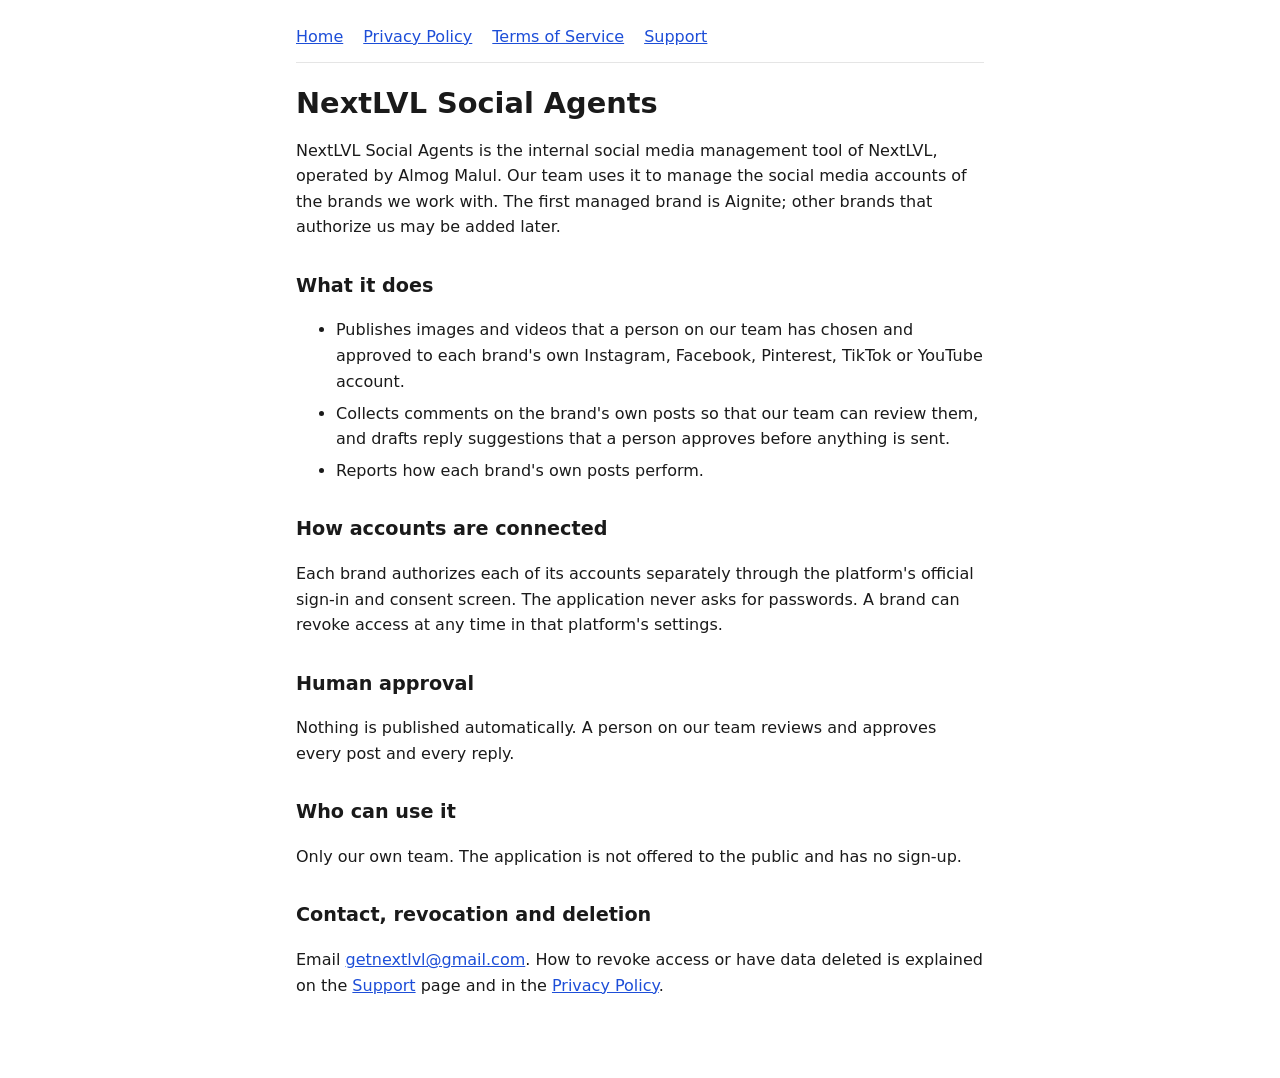
<file: index.html>
<!doctype html>
<html lang="en">
<head>
<meta charset="utf-8">
<meta name="viewport" content="width=device-width, initial-scale=1">
<title>NextLVL Social Agents</title>
<meta name="description" content="NextLVL Social Agents is the internal social media management tool of NextLVL, operated by Almog Malul.">
<link rel="stylesheet" href="style.css">
</head>
<body>
<main>
<nav><a href="index.html">Home</a> <a href="privacy.html">Privacy Policy</a> <a href="terms.html">Terms of Service</a> <a href="support.html">Support</a></nav>
<h1>NextLVL Social Agents</h1>
<p>NextLVL Social Agents is the internal social media management tool of NextLVL, operated by Almog Malul. Our team uses it to manage the social media accounts of the brands we work with. The first managed brand is Aignite; other brands that authorize us may be added later.</p>
<h2>What it does</h2>
<ul>
<li>Publishes images and videos that a person on our team has chosen and approved to each brand's own Instagram, Facebook, Pinterest, TikTok or YouTube account.</li>
<li>Collects comments on the brand's own posts so that our team can review them, and drafts reply suggestions that a person approves before anything is sent.</li>
<li>Reports how each brand's own posts perform.</li>
</ul>
<h2>How accounts are connected</h2>
<p>Each brand authorizes each of its accounts separately through the platform's official sign-in and consent screen. The application never asks for passwords. A brand can revoke access at any time in that platform's settings.</p>
<h2>Human approval</h2>
<p>Nothing is published automatically. A person on our team reviews and approves every post and every reply.</p>
<h2>Who can use it</h2>
<p>Only our own team. The application is not offered to the public and has no sign-up.</p>
<h2>Contact, revocation and deletion</h2>
<p>Email <a href="mailto:getnextlvl@gmail.com">getnextlvl@gmail.com</a>. How to revoke access or have data deleted is explained on the <a href="support.html">Support</a> page and in the <a href="privacy.html">Privacy Policy</a>.</p>
</main>
</body>
</html>
</file>
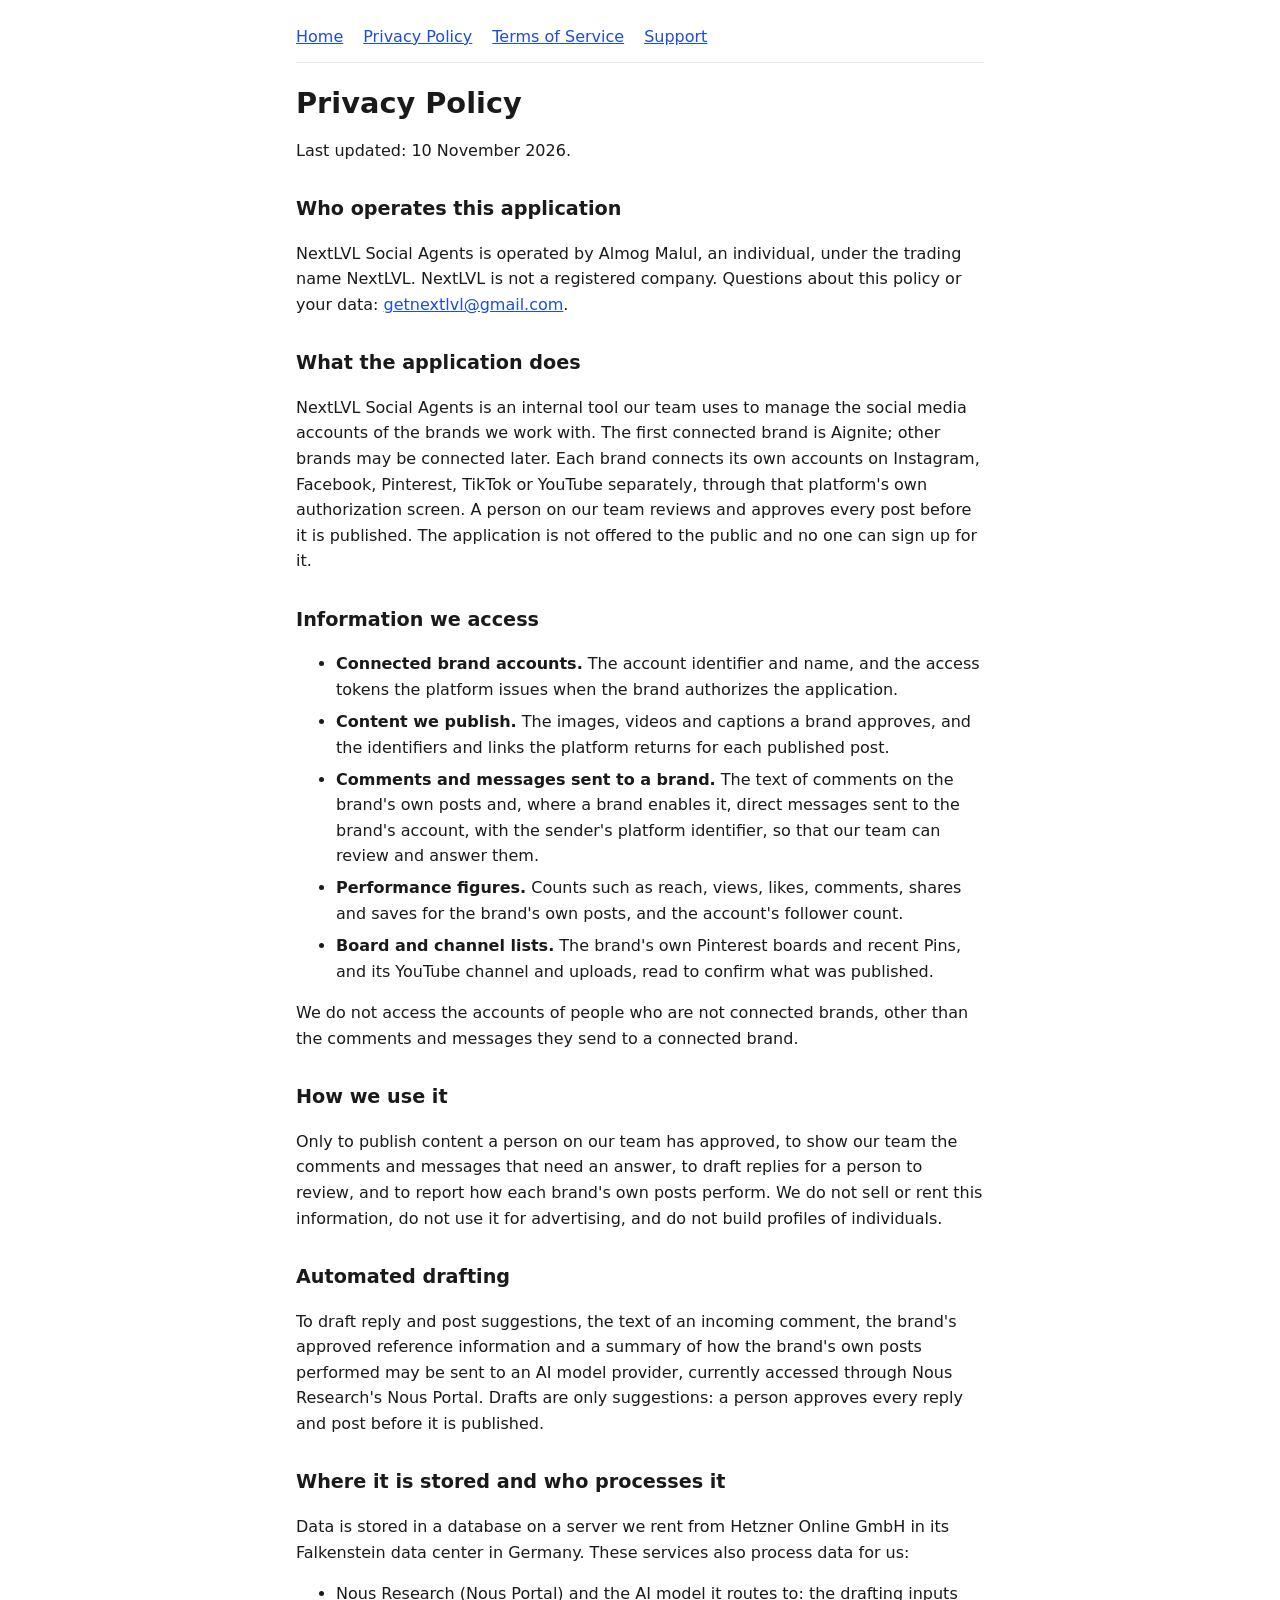
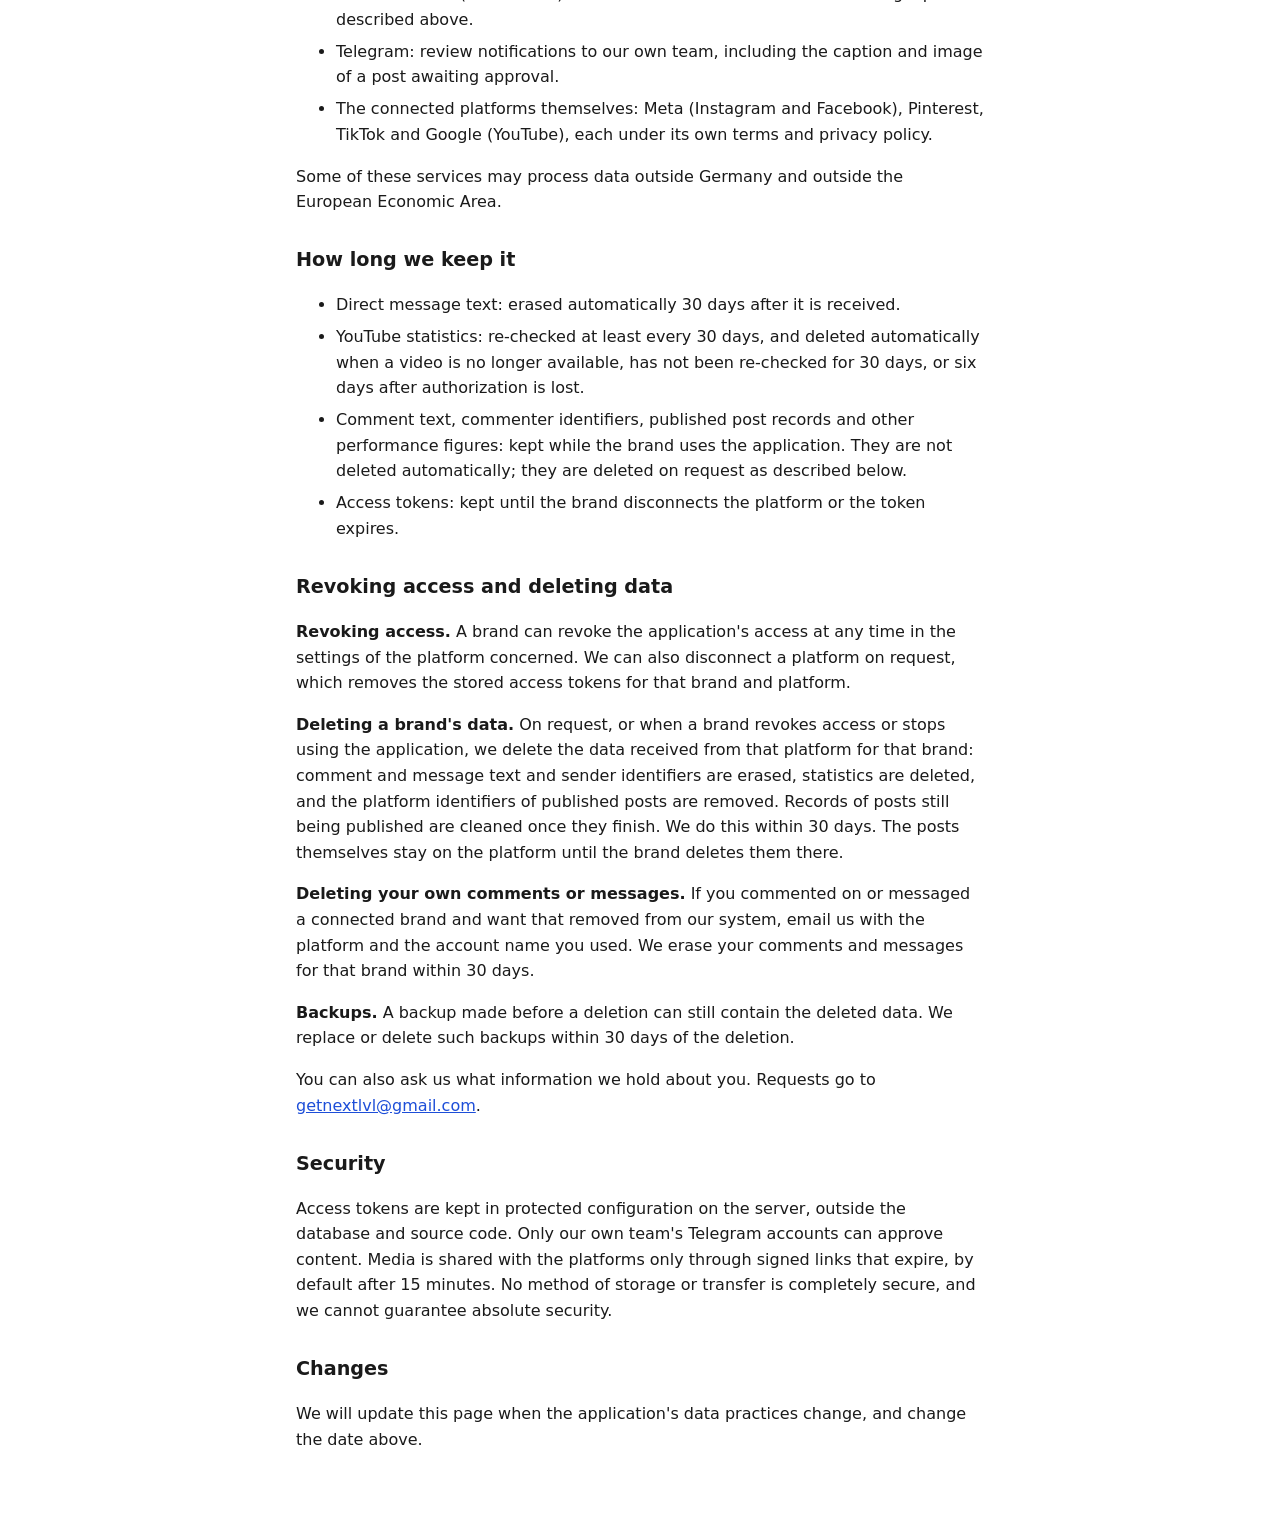
<file: privacy.html>
<!doctype html>
<html lang="en">
<head>
<meta charset="utf-8">
<meta name="viewport" content="width=device-width, initial-scale=1">
<title>Privacy Policy - NextLVL Social Agents</title>
<link rel="stylesheet" href="style.css">
</head>
<body>
<main>
<nav><a href="index.html">Home</a> <a href="privacy.html">Privacy Policy</a> <a href="terms.html">Terms of Service</a> <a href="support.html">Support</a></nav>
<h1>Privacy Policy</h1>
<p>Last updated: 10 November 2026.</p>

<h2>Who operates this application</h2>
<p>NextLVL Social Agents is operated by Almog Malul, an individual, under the trading name NextLVL. NextLVL is not a registered company. Questions about this policy or your data: <a href="mailto:getnextlvl@gmail.com">getnextlvl@gmail.com</a>.</p>

<h2>What the application does</h2>
<p>NextLVL Social Agents is an internal tool our team uses to manage the social media accounts of the brands we work with. The first connected brand is Aignite; other brands may be connected later. Each brand connects its own accounts on Instagram, Facebook, Pinterest, TikTok or YouTube separately, through that platform's own authorization screen. A person on our team reviews and approves every post before it is published. The application is not offered to the public and no one can sign up for it.</p>

<h2>Information we access</h2>
<ul>
<li><strong>Connected brand accounts.</strong> The account identifier and name, and the access tokens the platform issues when the brand authorizes the application.</li>
<li><strong>Content we publish.</strong> The images, videos and captions a brand approves, and the identifiers and links the platform returns for each published post.</li>
<li><strong>Comments and messages sent to a brand.</strong> The text of comments on the brand's own posts and, where a brand enables it, direct messages sent to the brand's account, with the sender's platform identifier, so that our team can review and answer them.</li>
<li><strong>Performance figures.</strong> Counts such as reach, views, likes, comments, shares and saves for the brand's own posts, and the account's follower count.</li>
<li><strong>Board and channel lists.</strong> The brand's own Pinterest boards and recent Pins, and its YouTube channel and uploads, read to confirm what was published.</li>
</ul>
<p>We do not access the accounts of people who are not connected brands, other than the comments and messages they send to a connected brand.</p>

<h2>How we use it</h2>
<p>Only to publish content a person on our team has approved, to show our team the comments and messages that need an answer, to draft replies for a person to review, and to report how each brand's own posts perform. We do not sell or rent this information, do not use it for advertising, and do not build profiles of individuals.</p>

<h2>Automated drafting</h2>
<p>To draft reply and post suggestions, the text of an incoming comment, the brand's approved reference information and a summary of how the brand's own posts performed may be sent to an AI model provider, currently accessed through Nous Research's Nous Portal. Drafts are only suggestions: a person approves every reply and post before it is published.</p>

<h2>Where it is stored and who processes it</h2>
<p>Data is stored in a database on a server we rent from Hetzner Online GmbH in its Falkenstein data center in Germany. These services also process data for us:</p>
<ul>
<li>Nous Research (Nous Portal) and the AI model it routes to: the drafting inputs described above.</li>
<li>Telegram: review notifications to our own team, including the caption and image of a post awaiting approval.</li>
<li>The connected platforms themselves: Meta (Instagram and Facebook), Pinterest, TikTok and Google (YouTube), each under its own terms and privacy policy.</li>
</ul>
<p>Some of these services may process data outside Germany and outside the European Economic Area.</p>

<h2>How long we keep it</h2>
<ul>
<li>Direct message text: erased automatically 30 days after it is received.</li>
<li>YouTube statistics: re-checked at least every 30 days, and deleted automatically when a video is no longer available, has not been re-checked for 30 days, or six days after authorization is lost.</li>
<li>Comment text, commenter identifiers, published post records and other performance figures: kept while the brand uses the application. They are not deleted automatically; they are deleted on request as described below.</li>
<li>Access tokens: kept until the brand disconnects the platform or the token expires.</li>
</ul>

<h2>Revoking access and deleting data</h2>
<p><strong>Revoking access.</strong> A brand can revoke the application's access at any time in the settings of the platform concerned. We can also disconnect a platform on request, which removes the stored access tokens for that brand and platform.</p>
<p><strong>Deleting a brand's data.</strong> On request, or when a brand revokes access or stops using the application, we delete the data received from that platform for that brand: comment and message text and sender identifiers are erased, statistics are deleted, and the platform identifiers of published posts are removed. Records of posts still being published are cleaned once they finish. We do this within 30 days. The posts themselves stay on the platform until the brand deletes them there.</p>
<p><strong>Deleting your own comments or messages.</strong> If you commented on or messaged a connected brand and want that removed from our system, email us with the platform and the account name you used. We erase your comments and messages for that brand within 30 days.</p>
<p><strong>Backups.</strong> A backup made before a deletion can still contain the deleted data. We replace or delete such backups within 30 days of the deletion.</p>
<p>You can also ask us what information we hold about you. Requests go to <a href="mailto:getnextlvl@gmail.com">getnextlvl@gmail.com</a>.</p>

<h2>Security</h2>
<p>Access tokens are kept in protected configuration on the server, outside the database and source code. Only our own team's Telegram accounts can approve content. Media is shared with the platforms only through signed links that expire, by default after 15 minutes. No method of storage or transfer is completely secure, and we cannot guarantee absolute security.</p>

<h2>Changes</h2>
<p>We will update this page when the application's data practices change, and change the date above.</p>
</main>
</body>
</html>
</file>
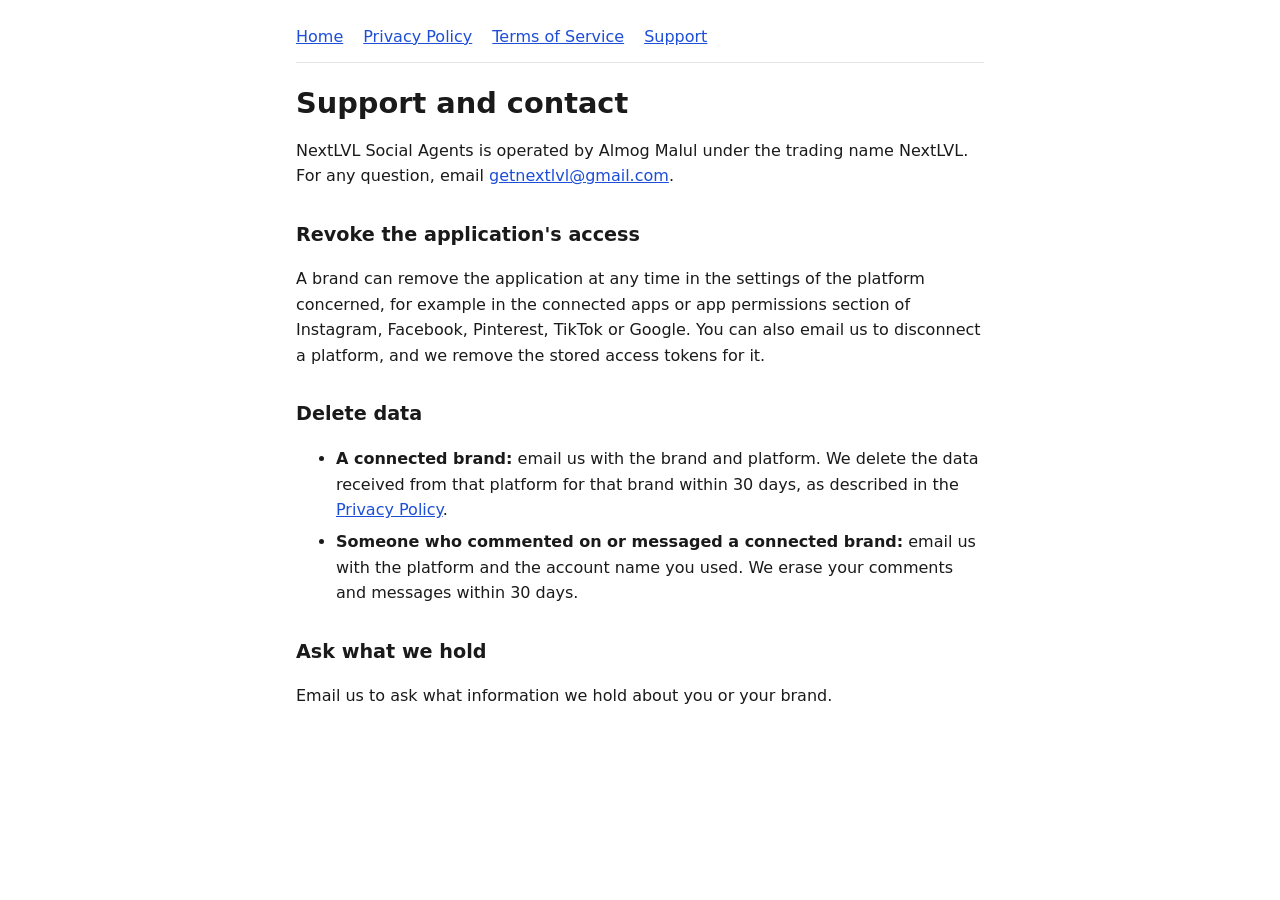
<file: support.html>
<!doctype html>
<html lang="en">
<head>
<meta charset="utf-8">
<meta name="viewport" content="width=device-width, initial-scale=1">
<title>Support - NextLVL Social Agents</title>
<link rel="stylesheet" href="style.css">
</head>
<body>
<main>
<nav><a href="index.html">Home</a> <a href="privacy.html">Privacy Policy</a> <a href="terms.html">Terms of Service</a> <a href="support.html">Support</a></nav>
<h1>Support and contact</h1>
<p>NextLVL Social Agents is operated by Almog Malul under the trading name NextLVL. For any question, email <a href="mailto:getnextlvl@gmail.com">getnextlvl@gmail.com</a>.</p>
<h2>Revoke the application's access</h2>
<p>A brand can remove the application at any time in the settings of the platform concerned, for example in the connected apps or app permissions section of Instagram, Facebook, Pinterest, TikTok or Google. You can also email us to disconnect a platform, and we remove the stored access tokens for it.</p>
<h2>Delete data</h2>
<ul>
<li><strong>A connected brand:</strong> email us with the brand and platform. We delete the data received from that platform for that brand within 30 days, as described in the <a href="privacy.html">Privacy Policy</a>.</li>
<li><strong>Someone who commented on or messaged a connected brand:</strong> email us with the platform and the account name you used. We erase your comments and messages within 30 days.</li>
</ul>
<h2>Ask what we hold</h2>
<p>Email us to ask what information we hold about you or your brand.</p>
</main>
</body>
</html>
</file>
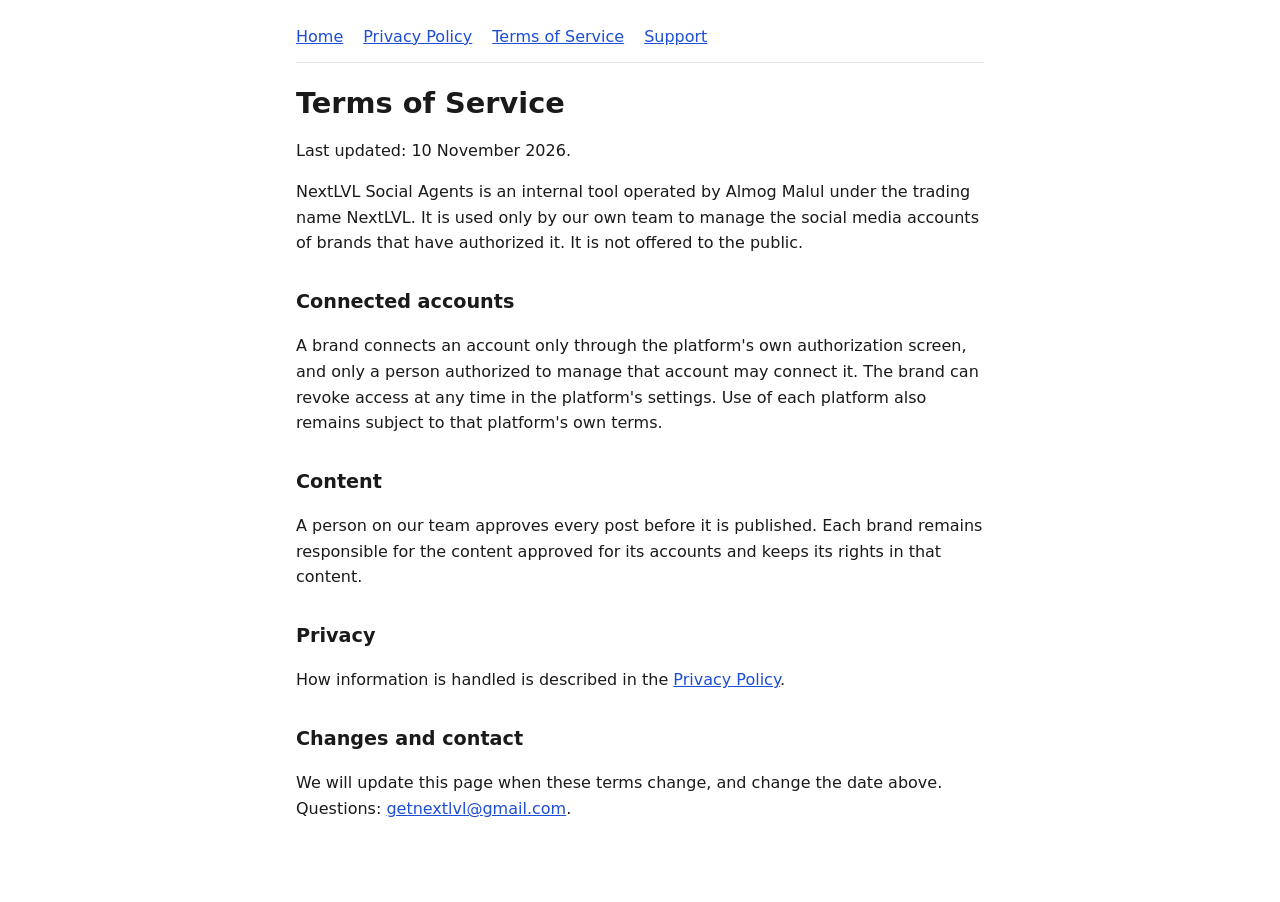
<file: terms.html>
<!doctype html>
<html lang="en">
<head>
<meta charset="utf-8">
<meta name="viewport" content="width=device-width, initial-scale=1">
<title>Terms of Service - NextLVL Social Agents</title>
<link rel="stylesheet" href="style.css">
</head>
<body>
<main>
<nav><a href="index.html">Home</a> <a href="privacy.html">Privacy Policy</a> <a href="terms.html">Terms of Service</a> <a href="support.html">Support</a></nav>
<h1>Terms of Service</h1>
<p>Last updated: 10 November 2026.</p>
<p>NextLVL Social Agents is an internal tool operated by Almog Malul under the trading name NextLVL. It is used only by our own team to manage the social media accounts of brands that have authorized it. It is not offered to the public.</p>
<h2>Connected accounts</h2>
<p>A brand connects an account only through the platform's own authorization screen, and only a person authorized to manage that account may connect it. The brand can revoke access at any time in the platform's settings. Use of each platform also remains subject to that platform's own terms.</p>
<h2>Content</h2>
<p>A person on our team approves every post before it is published. Each brand remains responsible for the content approved for its accounts and keeps its rights in that content.</p>
<h2>Privacy</h2>
<p>How information is handled is described in the <a href="privacy.html">Privacy Policy</a>.</p>
<h2>Changes and contact</h2>
<p>We will update this page when these terms change, and change the date above. Questions: <a href="mailto:getnextlvl@gmail.com">getnextlvl@gmail.com</a>.</p>
</main>
</body>
</html>
</file>
<file: style.css>
:root { color-scheme: light dark; --bg: #ffffff; --fg: #1a1a1a; --muted: #555555; --link: #1d4ed8; --rule: #e5e5e5; }
@media (prefers-color-scheme: dark) { :root { --bg: #121212; --fg: #ececec; --muted: #a3a3a3; --link: #8ab4ff; --rule: #2e2e2e; } }
* { box-sizing: border-box; }
body { margin: 0; background: var(--bg); color: var(--fg); font: 16px/1.6 system-ui, -apple-system, "Segoe UI", sans-serif; }
main { max-width: 720px; margin: 0 auto; padding: 24px 16px 64px; overflow-wrap: anywhere; }
nav { display: flex; flex-wrap: wrap; gap: 8px 20px; padding-bottom: 12px; border-bottom: 1px solid var(--rule); }
h1 { font-size: 1.8rem; line-height: 1.25; margin: 0.8em 0 0.4em; }
h2 { font-size: 1.2rem; margin-top: 1.6em; }
a { color: var(--link); }
li { margin-bottom: 0.4em; }
</file>
